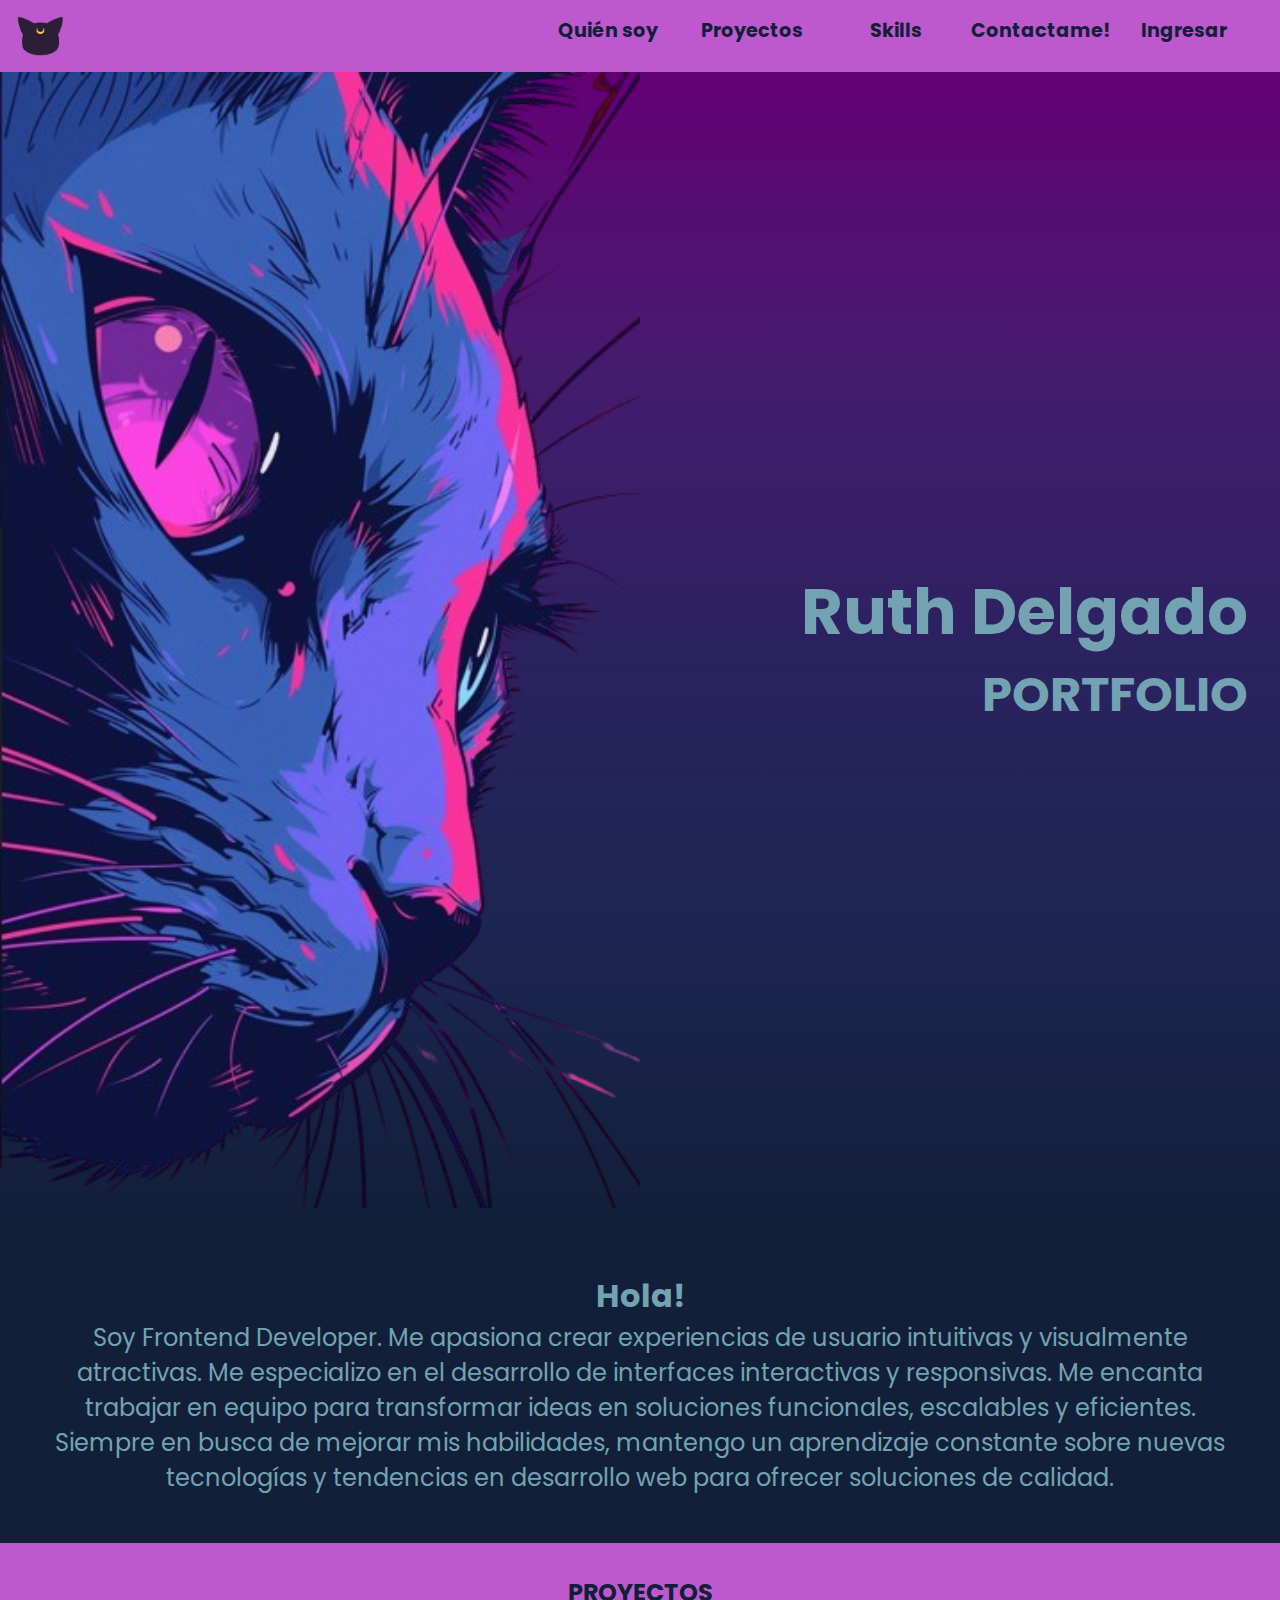
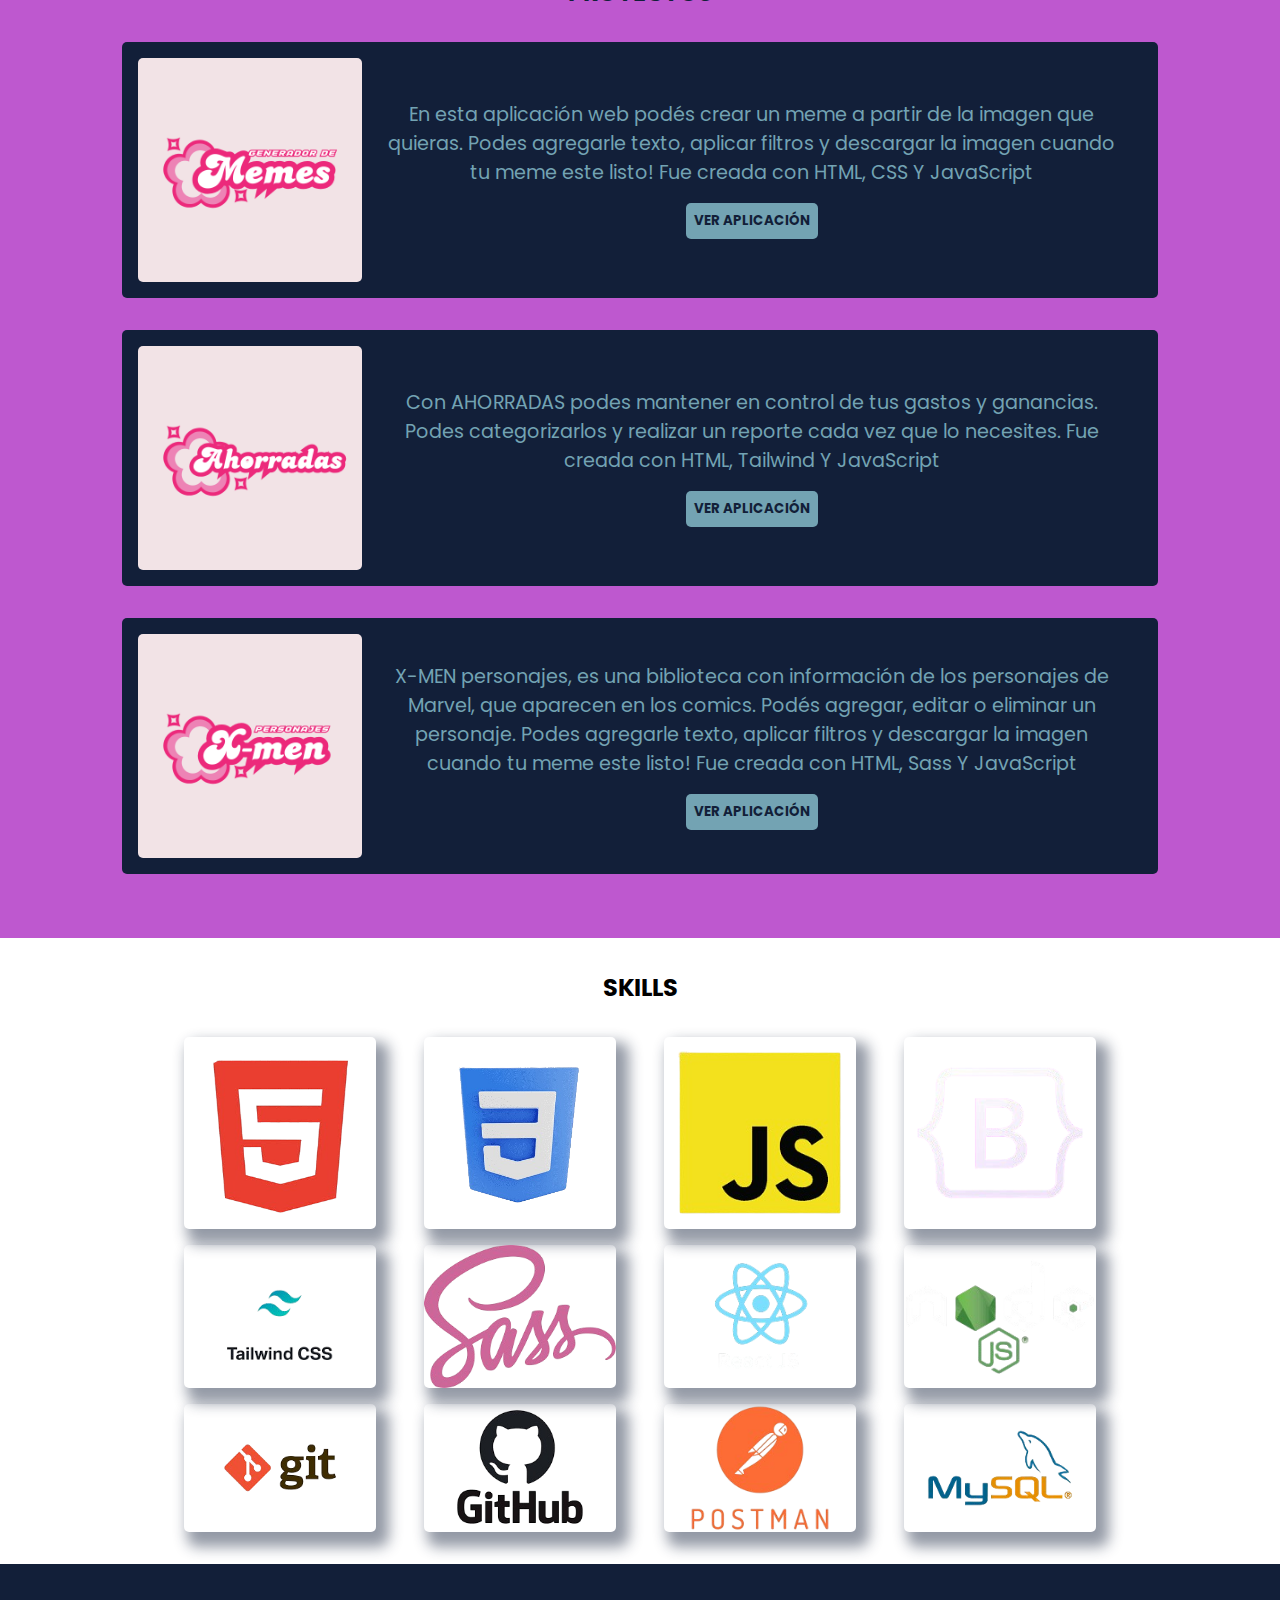
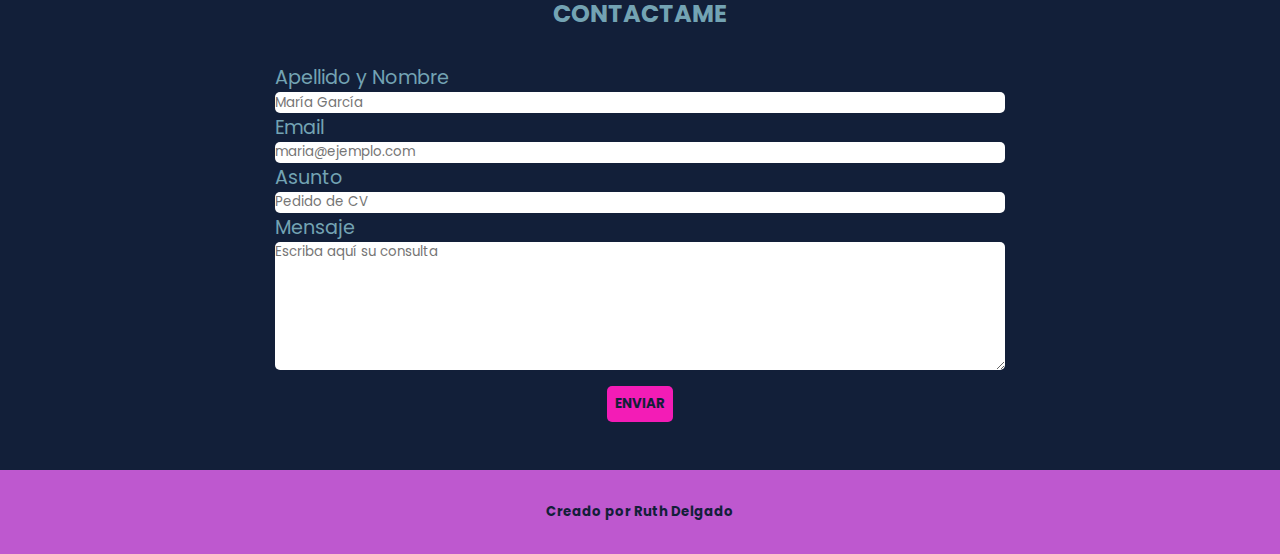
<file: index.html>
<!DOCTYPE html>
<html lang="en">
  <head>
    <meta charset="UTF-8" />
    <meta name="viewport" content="width=device-width, initial-scale=1.0" />
    <link rel="stylesheet" href="./assets/style.css" />
    <link rel='stylesheet' href='https://cdn-uicons.flaticon.com/2.6.0/uicons-brands/css/uicons-brands.css'>
    <link rel='stylesheet' href='https://cdn-uicons.flaticon.com/2.6.0/uicons-bold-rounded/css/uicons-bold-rounded.css'>
    <link rel="stylesheet" href="https://cdn-uicons.flaticon.com/uicons-bold-rounded/css/uicons-bold-rounded.css"/>
    <link rel="shortcut icon" href="./assets/img/lunalogo.png" type="image/x-icon">
    <title>Portfolio</title>
  </head>
  <body>
    <header>
      <nav class="navbar">
        <img src="./assets/img/lunalogo.png" alt="Logo" />
        <input type="checkbox" id="menu" class="checkbtn" />
        <i class="icons fi fi-br-menu-burger"></i>
        <i class="icons fi fi-br-cross"></i>
        <ul class="navbar-items">
          <li><a href="#Aboutme">Quién soy</a></li>
          <li><a href="#Projects">Proyectos</a></li>
          <li><a href="#Skills">Skills</a></li>
          <li><a href="#Contactme">Contactame!</a></li>
          <li><a href="./login.html">Ingresar</a></li>
        </ul>
      </nav>
      <section>
        <div class="aboutme">
          <img src="./assets/img/headercat.png" alt="gato" />
          <div class="aboutme-title">
            <h1>Ruth Delgado</h1>
            <h2><span> PORTFOLIO </span></h2>
          </div>
        </div>
        <div class="aboutme-description" id="Aboutme">
          <h2>Hola!</h2>
          <p>
            Soy Frontend Developer. Me apasiona crear experiencias de usuario
            intuitivas y visualmente atractivas. Me especializo en el desarrollo
            de interfaces interactivas y responsivas. Me encanta trabajar en
            equipo para transformar ideas en soluciones funcionales, escalables
            y eficientes. Siempre en busca de mejorar mis habilidades, mantengo
            un aprendizaje constante sobre nuevas tecnologías y tendencias en
            desarrollo web para ofrecer soluciones de calidad.
          </p>
        </div>
      </section>
    </header>
    <main>
      <section class="projects" id="Projects">
        <h2>PROYECTOS</h2>
        <div class="projects-container">
          <div class="projects-card">   
            <img src="./assets/img/genememe.png" alt="Generador de meme" />
            <div class="projects-card-description">
              <p>En esta aplicación web podés crear un meme a partir de la imagen que quieras. 
                Podes agregarle texto, aplicar filtros y descargar la imagen cuando tu meme este listo!
                Fue creada con HTML, CSS Y JavaScript</p>
              <a href="https://ruthdgd.github.io/GeneradorDeMeme/" target="_blank"><button>VER APLICACIÓN</button></a>
            </div>
          </div>  
          <div class="projects-card">                         
            <img src="./assets/img/ahorradas.PNG" alt="ahorradas" />             
            <div class="projects-card-description">
              <p> Con AHORRADAS podes mantener en control de tus gastos y ganancias. Podes categorizarlos y realizar un reporte cada vez que lo necesites. 
                  Fue creada con HTML, Tailwind Y JavaScript</p>
              <a href="https://meliegalaz.github.io/trabajoAhorradas/" target="_blank"><button>VER APLICACIÓN</button></a>
            </div>
          </div>  
          <div class="projects-card">   
            <img src="./assets/img/xmen.PNG" alt="X-men" />                               
            <div class="projects-card-description">
              <p>X-MEN personajes, es una biblioteca con información de los personajes de Marvel, que aparecen en los comics. Podés agregar, editar o eliminar un personaje.  
                    Podes agregarle texto, aplicar filtros y descargar la imagen cuando tu meme este listo!
                    Fue creada con HTML, Sass Y JavaScript</p>
              <a href="https://ruthdgd.github.io/AsincronismoXMEN/" target="_blank"><button>VER APLICACIÓN</button></a>        
            </div>
          </div>  
        </div>
      </section>
      <!-- ***************SKILL SECTION ****************************** -->
      <section class="skills" id="Skills">
        <h2>SKILLS</h2>
        <div class="skills-grilla">
          <div class="skill-logos">
            <img
              src="./assets/img/htmllogo-removebg-preview.png"
              alt="logo html"
            />
          </div>
          <div class="skill-logos">
            <img
              src="./assets/img/css_logo.png"
              alt="logo css"
            />
          </div>
          <div class="skill-logos">
            <img
              src="./assets/img/js_logo.png"
              alt="logo JavaScript"
            />
          </div>
          <div class="skill-logos">
            <img
              src="./assets/img/boostrap_logo.png"
              alt="logo boostrap"
            />
          </div>
          <div class="skill-logos">
            <img src="./assets/img/images-removebg-preview.png" alt="logo tailwind" />
          </div>
          <div class="skill-logos">
            <img src="./assets/img/sasslogo-removebg-preview.png" alt="logo sass" />
          </div>
          <div class="skill-logos">
            <img src="./assets/img/react-removebg-preview.png" alt="logo react" />
          </div>
          <div class="skill-logos">
            <img src="./assets/img/node-removebg-preview.png" alt="logo node" />
          </div>
          <div class="skill-logos">
            <img src="./assets/img/gitlogo.png" alt="logo git" />
          </div>
          <div class="skill-logos">
            <img src="./assets/img/github.png" alt="logo github" />
          </div>
          <div class="skill-logos">
            <img src="./assets/img/postmanlogo-removebg-preview.png" alt="logo postman" />
          </div>
          <div class="skill-logos">
            <img src="./assets/img/mysql-removebg-preview.png" alt="logo mysql" />
          </div>
        </div>
      </section>
      <!-- **********************CONTACT SECTION********************* -->
      <section class="contact" id="Contactme">
        <h2>CONTACTAME</h2>
        <form class="contact-form">
          <label for="name">Apellido y Nombre</label>
          <input type="text" placeholder="María García">
          <label for="email">Email</label>
          <input type="email" placeholder="maria@ejemplo.com">
          <label for="">Asunto</label>
          <input type="text" placeholder="Pedido de CV">
          <label for="">Mensaje</label>
          <textarea placeholder="Escriba aquí su consulta"></textarea>
          <button>ENVIAR</button>
        </form>
      </section>
    </main>    
    <footer class="final">
      <h5>Creado por Ruth Delgado</h5>
      <div class="final-iconos">
        <a href="https://www.linkedin.com/in/ruth-dgd/"><i class="fi fi-brands-linkedin"></i></a>
        <a href="https://github.com/ruthdgd"><i class="fi fi-brands-github"></i></a>
      </div>
    </footer>
    <footer></footer>
  </body>
</html>
</file>
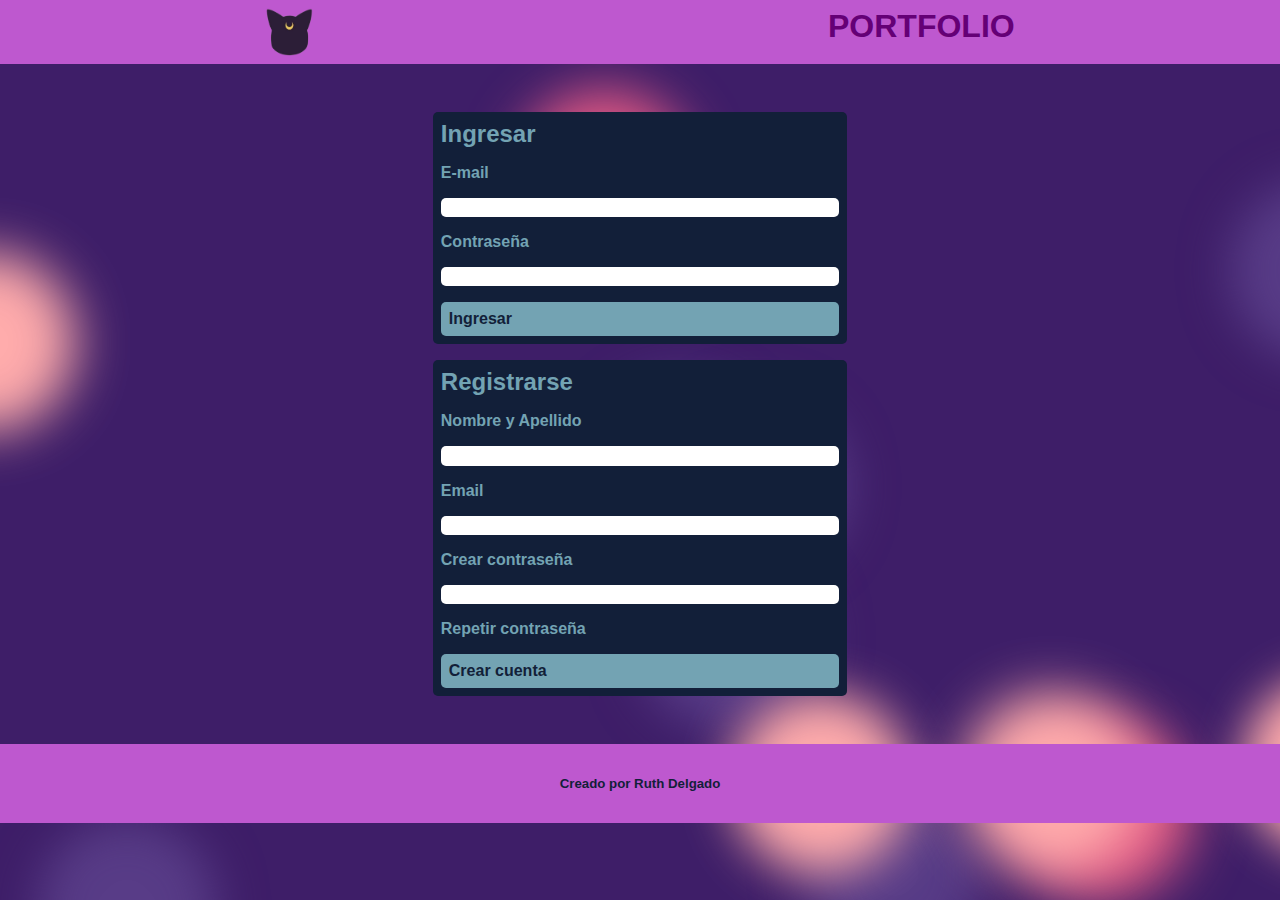
<file: login.html>
<!DOCTYPE html>
<html lang="en">
<head>
  <meta charset="UTF-8">
  <meta name="viewport" content="width=device-width, initial-scale=1.0">
  <link rel="stylesheet" href="./assets/login.css">
  <link rel='stylesheet' href='https://cdn-uicons.flaticon.com/2.6.0/uicons-brands/css/uicons-brands.css'>
  <link rel='stylesheet' href='https://cdn-uicons.flaticon.com/2.6.0/uicons-bold-rounded/css/uicons-bold-rounded.css'>
  <link rel="stylesheet" href="https://cdn-uicons.flaticon.com/uicons-bold-rounded/css/uicons-bold-rounded.css"/>
  <title>Document</title>
</head>
<body>
  <header class="navbar-login">
    <img src="./assets/img/lunalogo.png" alt="Logo"/>
    <h1>PORTFOLIO</h1>
  </header>
  <main>
    <form class="login-form">
      <h3>Ingresar</h3>
      <label for="email">E-mail</label>
      <input type="email">
      <label for="password">Contraseña</label>
      <input type="password">
      <a href="./index.html">Ingresar</a>
    </form>
    <form class="login-form">
      <h3>Registrarse</h3>
      <label for="name">Nombre y Apellido</label>
      <input type="text">
      <label for="email">Email</label>
      <input type="email">
      <label for="password">Crear contraseña</label>
      <input type="password">
      <label for="password">Repetir contraseña</label>
      <a href="./index.html">Crear cuenta</a>
    </form>
    <div class="background">
      <span></span>
      <span></span>
      <span></span>
      <span></span>
      <span></span>
      <span></span>
      <span></span>
      <span></span>
      <span></span>
      <span></span>
      <span></span>
      <span></span>
      <span></span>
      <span></span>
      <span></span>
      <span></span>
      <span></span>
      <span></span>
      <span></span>
      <span></span>
   </div>
  </main>
  <footer class="final-login">
    <h5>Creado por Ruth Delgado</h5>
    <div class="final-iconos">
      <a href="https://www.linkedin.com/in/ruth-dgd/"><i class="fi fi-brands-linkedin"></i></a>
      <a href="https://github.com/ruthdgd"><i class="fi fi-brands-github"></i></a>
    </div>
  </footer>
</body>
</html>
</file>
<file: assets/style.css>
@import url("https://fonts.googleapis.com/css2?family=Poppins:ital,wght@0,100;0,200;0,300;0,400;0,500;0,600;0,700;0,800;0,900;1,100;1,200;1,300;1,400;1,500;1,600;1,700;1,800;1,900&display=swap");
@import url("https://fonts.cdnfonts.com/css/charlestoning");
/* font-family: "Poppins", sans-serif;
font-weight: 100;
font-style: normal; */
/* font-family: 'Charlestoning', sans-serif; */

:root {
  --first-color: #be58cf;
  --second-color: #650076;
  --third-color: #f31cb6;
  --fourth-color: #121f39;
  --fifth-color: #73a3b3;
}

* {
  padding: 0;
  margin: 0;
  box-sizing: border-box;
  text-decoration: none;
  list-style: none;
  font-family: "Poppins", sans-serif;
}

@media screen and (min-width: 320px) {
  .navbar {
    width: 100%;
    height: 4.5rem;
    padding: 0.5rem;
    position: relative;
    background-color: var(--first-color);
    color: var(--second-color);
  }

  .navbar img {
    width: 3rem;
  }

  .checkbtn,
  .icons {
    width: 1.5rem;
    height: 1.5rem;
    position: absolute;
    top: 1rem;
    right: 1rem;
    cursor: pointer;
  }

  .icons {
    pointer-events: none;
    font-size: 1.5rem;
    color: var(--second-color);
  }

  .checkbtn {
    opacity: 0;
  }

  .fi-br-cross {
    display: none;
  }

  .checkbtn:checked ~ .fi-br-menu-burger {
    display: none;
  }

  .checkbtn:checked ~ .fi-br-cross {
    display: block;
  }

  .checkbtn:checked ~ .navbar-items {
    z-index: 1;
  }

  .navbar-items {
    width: 10rem;
    position: absolute;
    top: -11.1rem;
    z-index: -1;
    right: 0px;
    display: flex;
    flex-direction: column;
  }

  .navbar-items li a {
    width: 10rem;
    font-size: 1rem;
    color: var(--fourth-color);
    background-color: var(--third-color);
    display: block;
    padding: 10px 12px;
  }

  .navbar-items li a:hover {
    background-color: var(--fifth-color);
  }

  .checkbtn:checked ~ .navbar-items {
    top: 4.5rem;
  }

  .aboutme {
    width: 100%;
    background-image: linear-gradient(
      to bottom,
      #640076,
      #461b6e,
      #2b2260,
      #18224efb,
      #121f39
    );
    display: flex;
    align-items: center;
    justify-content: space-between;
  }

  .aboutme img {
    width: 50%;
    object-fit: cover;
    padding-bottom: 1rem;
  }

  .aboutme-title {
    color: var(--fifth-color);
    padding-right: 2rem;
    font-family: "Charlestoning", sans-serif;
    font-size: 1rem;
    text-align: right;
  }

  .aboutme-description {
    padding: 1rem;
    padding-bottom: 2rem;
    background-color: var(--fourth-color);
    color: var(--fifth-color);
    text-align: center;
  }

  .projects {
    width: 100%;
    padding: 2rem;
    background-color: var(--first-color);
    color: var(--fourth-color);
    text-align: center;
  }

  .projects h2 {
    text-align: center;
  }

  .projects-container {
    padding: 2rem;
    display: flex;
    flex-wrap: wrap;
    justify-content: center;
    gap: 2rem;
  }
  .projects-card {
    width: 16rem;
    padding: 1rem;
    color: var(--fifth-color);
    background-color: var(--fourth-color);
    border-radius: 5px;
  }

  .projects-card h3{
    width: 80%;
    text-align: center;
    white-space: nowrap;
    overflow: hidden;
    text-overflow: ellipsis;
  }

  .projects-card img {
    width: 14rem;
    height: 14rem;
    object-fit: cover;
    border-radius: 5px;
  }

  .projects-card-description{
    text-align: center;
    padding: 1rem;
    display: flex;
    flex-direction: column;
    gap: 1rem;
    
  }

  .projects-card button {
    padding: 0.5rem;
    border-radius: 5px;
    background-color: var(--fifth-color);
    color: var(--fourth-color);
    border-style: none;
    font-weight: bold;
  }

  .skills {
    width: 100%;
    height: 100%;
    padding: 2rem;
    display: flex;
    background: rgb(101, 54, 145);
    background: url(./img/gato_con_lentes-removebg-preview.png), linear-gradient(270deg, rgba(101,54,145) 0%, rgb(226, 61, 179) 100%);;
    background-position-y: bottom;
    background-position-x: right;
    background-repeat: no-repeat;
    background-attachment: fixed;
    flex-direction: column;
    align-items: center;
  }

  .skills h2 {
    text-align: center;
    padding-bottom: 2rem;
  }

  .skills-grilla {
    width: 85%;
    display: flex;
    flex-wrap: wrap;
    justify-content: center;
    align-content: center;
    gap: 1rem;
  }

  .skill-logos {
    width: 14rem;
    display: flex;
    justify-content: center;
  }

  .skill-logos img {
    width: 12rem;
    object-fit: cover;
    border-radius: 5px;
    -webkit-box-shadow: 8px 10px 14px 5px rgba(18, 31, 57, 0.45);-moz-box-shadow: 8px 10px 14px 5px rgba(18, 31, 57, 0.45);box-shadow: 8px 10px 14px 5px rgba(18, 31, 57, 0.45);
  }

  .contact{
   width: 100%;
   display: flex;
   padding: 2rem; 
   color: var(--fifth-color);
   background-color: var(--fourth-color);
   flex-direction: column;
   align-items: center;
  }

  .contact h2{
    text-align: center;
    padding-bottom: 2rem;
  }

  .contact-form{
    width: 80%;
    display: flex;
    flex-direction: column;
    align-items: center;
  }

  .contact-form label, input, textarea{
    width: 100%;
  }

  .contact-form input{
    height: 20px;
    border-radius: 5px;
    border-style: none;
  }

  .contact-form textarea{
    height: 8rem;
    border-radius: 5px;
    border-style: none;
  }

  .contact-form button{
    margin: 1rem;
    padding: 8px;
    border-radius: 5px;
    border-style: none;
    background-color: var(--third-color);
    color: var(--fourth-color);
    font-weight: bold;
  }

  .final{
    width: 100%;
    padding: 2rem;
    background-color: var(--first-color);
    color: var(--fourth-color);
    text-align: center;
  }
}

@media screen and (min-width: 768px) {
  .aboutme-title {
    font-size: 2rem;
  }

  .aboutme-description{
    padding: 2rem;
  }

  .aboutme-description h2{
    font-size: 2rem;
  }

  .projects-card{
    width: 90%;
    display: flex;
    align-items: center;
  } 
}

@media screen and (min-width: 1024px) {
  .navbar {
    height: 4.5rem;
    padding: 1rem;
    background-color: var(--first-color);
    background-position: center;
    display: flex;    
  }

  .checkbtn, .icons{
    display: none;
  }

  .navbar-items{
    width: 60%;
    top: 0;
    z-index: 1;
    color: var(--fourth-color);
    display: flex;
    flex-direction: row;
    justify-content: center;
  }

  .navbar-items li a{ 
    width: 9rem; 
    height: 4.5rem;  
    padding: 0;
    margin-top: 1rem;
    background-color: transparent;
    text-align: center;
    font-weight: bold;
    font-size: 1.2rem;  
  }

  .navbar-items li a:hover {
    background-color: transparent;
  }

  .aboutme-description{
    padding: 3rem;
    font-size: 1.5rem;
  }

  .projects-card{
    font-size: 1.2rem;
  }

  .contact-form{
    font-size: 1.2rem;
  }

  .contact-form input{
    height: 1.3rem;
  }

  .checkbtn, .icons{
    display: none;
  }

  .contact-form{
    width: 60%;
  }
 

}
</file>
<file: assets/login.css>
:root {
  --first-color: #be58cf;
  --second-color: #650076;
  --third-color: #f31cb6;
  --fourth-color: #121f39;
  --fifth-color: #73a3b3;
}

* {
  padding: 0;
  margin: 0;
  box-sizing: border-box;
  text-decoration: none;
  list-style: none;
  font-family: "Poppins", sans-serif;
}

@media screen and (min-width: 320px) {
  .navbar-login {
    width: 100%;
    height: 4rem;
    padding: 0.5rem;
    position: relative;
    z-index: 1;
    background-color: var(--first-color);
    color: var(--second-color);
    display: flex;
    justify-content: space-around;
  }

  .navbar-login img {
    width: 3rem;
  }

  main {
    width: 100%;
    padding: 3rem;
    display: flex;
    flex-direction: column;
    align-items: center;
    gap: 1rem;
  }

  .login-form h3 {
    font-size: 1.5rem;
  }

  .login-form {
    width: 35%;
    padding: 0.5rem;
    z-index: 1;
    color: var(--fifth-color);
    font-weight: bold;
    background-color: var(--fourth-color);
    border-radius: 5px;
    display: flex;
    flex-direction: column;
    align-content: center;
    gap: 1rem;
  }

  .login-form input {
    height: 1.2rem;
    border-style: none;
    border-radius: 5px;
  }

  .login-form a{
    padding: 0.5rem;
    background-color: var(--fifth-color);
    color: var(--fourth-color);
    border-style: none;
    border-radius: 5px;
  }

  @keyframes move {
    100% {
      transform: translate3d(0, 0, 1px) rotate(360deg);
    }
  }

  .background {
    position: fixed;
    width: 100vw;
    height: 100vh;
    top: 0;
    left: 0;
    background: #3e1e68;
    overflow: hidden;
  }

  .background span {
    width: 20vmin;
    height: 20vmin;
    border-radius: 20vmin;
    backface-visibility: hidden;
    position: absolute;
    animation: move;
    animation-duration: 45;
    animation-timing-function: linear;
    animation-iteration-count: infinite;
  }

  .background span:nth-child(0) {
    color: #e45a84;
    top: 1%;
    left: 49%;
    animation-duration: 38s;
    animation-delay: -18s;
    transform-origin: -5vw -3vh;
    box-shadow: -40vmin 0 5.2760975720879975vmin currentColor;
  }
  .background span:nth-child(1) {
    color: #583c87;
    top: 91%;
    left: 31%;
    animation-duration: 10s;
    animation-delay: -19s;
    transform-origin: 25vw 11vh;
    box-shadow: -40vmin 0 5.1772873852422485vmin currentColor;
  }
  .background span:nth-child(2) {
    color: #e45a84;
    top: 80%;
    left: 51%;
    animation-duration: 33s;
    animation-delay: -15s;
    transform-origin: 9vw -10vh;
    box-shadow: 40vmin 0 5.889177206577712vmin currentColor;
  }
  .background span:nth-child(3) {
    color: #e45a84;
    top: 75%;
    left: 87%;
    animation-duration: 22s;
    animation-delay: -18s;
    transform-origin: 6vw -20vh;
    box-shadow: 40vmin 0 5.813118260115897vmin currentColor;
  }
  .background span:nth-child(4) {
    color: #583c87;
    top: 61%;
    left: 78%;
    animation-duration: 34s;
    animation-delay: -18s;
    transform-origin: 10vw 17vh;
    box-shadow: -40vmin 0 5.503743634988028vmin currentColor;
  }
  .background span:nth-child(5) {
    color: #583c87;
    top: 44%;
    left: 24%;
    animation-duration: 9s;
    animation-delay: -12s;
    transform-origin: -19vw 16vh;
    box-shadow: 40vmin 0 5.234759683322499vmin currentColor;
  }
  .background span:nth-child(6) {
    color: #e45a84;
    top: 33%;
    left: 92%;
    animation-duration: 46s;
    animation-delay: -48s;
    transform-origin: 2vw 10vh;
    box-shadow: 40vmin 0 5.262213875965208vmin currentColor;
  }
  .background span:nth-child(7) {
    color: #ffacac;
    top: 28%;
    left: 20%;
    animation-duration: 40s;
    animation-delay: -24s;
    transform-origin: -19vw -18vh;
    box-shadow: -40vmin 0 5.784371133833954vmin currentColor;
  }
  .background span:nth-child(8) {
    color: #583c87;
    top: 20%;
    left: 68%;
    animation-duration: 54s;
    animation-delay: -35s;
    transform-origin: 16vw 8vh;
    box-shadow: 40vmin 0 5.297236936279935vmin currentColor;
  }
  .background span:nth-child(9) {
    color: #e45a84;
    top: 60%;
    left: 100%;
    animation-duration: 39s;
    animation-delay: -6s;
    transform-origin: 1vw 21vh;
    box-shadow: 40vmin 0 5.82703455768119vmin currentColor;
  }
  .background span:nth-child(10) {
    color: #583c87;
    top: 87%;
    left: 91%;
    animation-duration: 9s;
    animation-delay: -2s;
    transform-origin: 6vw -22vh;
    box-shadow: -40vmin 0 5.649232411905312vmin currentColor;
  }
  .background span:nth-child(11) {
    color: #583c87;
    top: 48%;
    left: 85%;
    animation-duration: 46s;
    animation-delay: -32s;
    transform-origin: 6vw -11vh;
    box-shadow: 40vmin 0 5.493681028959287vmin currentColor;
  }
  .background span:nth-child(12) {
    color: #ffacac;
    top: 75%;
    left: 69%;
    animation-duration: 47s;
    animation-delay: -1s;
    transform-origin: 24vw -9vh;
    box-shadow: 40vmin 0 5.038888900736009vmin currentColor;
  }
  .background span:nth-child(13) {
    color: #ffacac;
    top: 77%;
    left: 29%;
    animation-duration: 28s;
    animation-delay: -40s;
    transform-origin: 25vw -11vh;
    box-shadow: 40vmin 0 5.4277708334931845vmin currentColor;
  }
  .background span:nth-child(14) {
    color: #e45a84;
    top: 9%;
    left: 86%;
    animation-duration: 45s;
    animation-delay: -13s;
    transform-origin: -12vw -22vh;
    box-shadow: 40vmin 0 5.629706136155022vmin currentColor;
  }
  .background span:nth-child(15) {
    color: #583c87;
    top: 51%;
    left: 9%;
    animation-duration: 47s;
    animation-delay: -40s;
    transform-origin: -2vw -3vh;
    box-shadow: -40vmin 0 5.069617752998983vmin currentColor;
  }
  .background span:nth-child(16) {
    color: #583c87;
    top: 42%;
    left: 18%;
    animation-duration: 10s;
    animation-delay: -24s;
    transform-origin: -6vw 0vh;
    box-shadow: 40vmin 0 5.025300043449629vmin currentColor;
  }
  .background span:nth-child(17) {
    color: #e45a84;
    top: 10%;
    left: 12%;
    animation-duration: 29s;
    animation-delay: -26s;
    transform-origin: 7vw -11vh;
    box-shadow: 40vmin 0 5.668896473865776vmin currentColor;
  }
  .background span:nth-child(18) {
    color: #ffacac;
    top: 77%;
    left: 47%;
    animation-duration: 24s;
    animation-delay: -42s;
    transform-origin: -4vw -17vh;
    box-shadow: 40vmin 0 5.979945506407287vmin currentColor;
  }
  .background span:nth-child(19) {
    color: #583c87;
    top: 22%;
    left: 2%;
    animation-duration: 24s;
    animation-delay: -20s;
    transform-origin: -10vw -14vh;
    box-shadow: -40vmin 0 5.181907095604598vmin currentColor;
  }

  .final-login {
    width: 100%;
    padding: 2rem;
    z-index: 1;
    position: absolute;
    background-color: var(--first-color);
    color: var(--fourth-color);
    text-align: center;
  }
}
</file>
